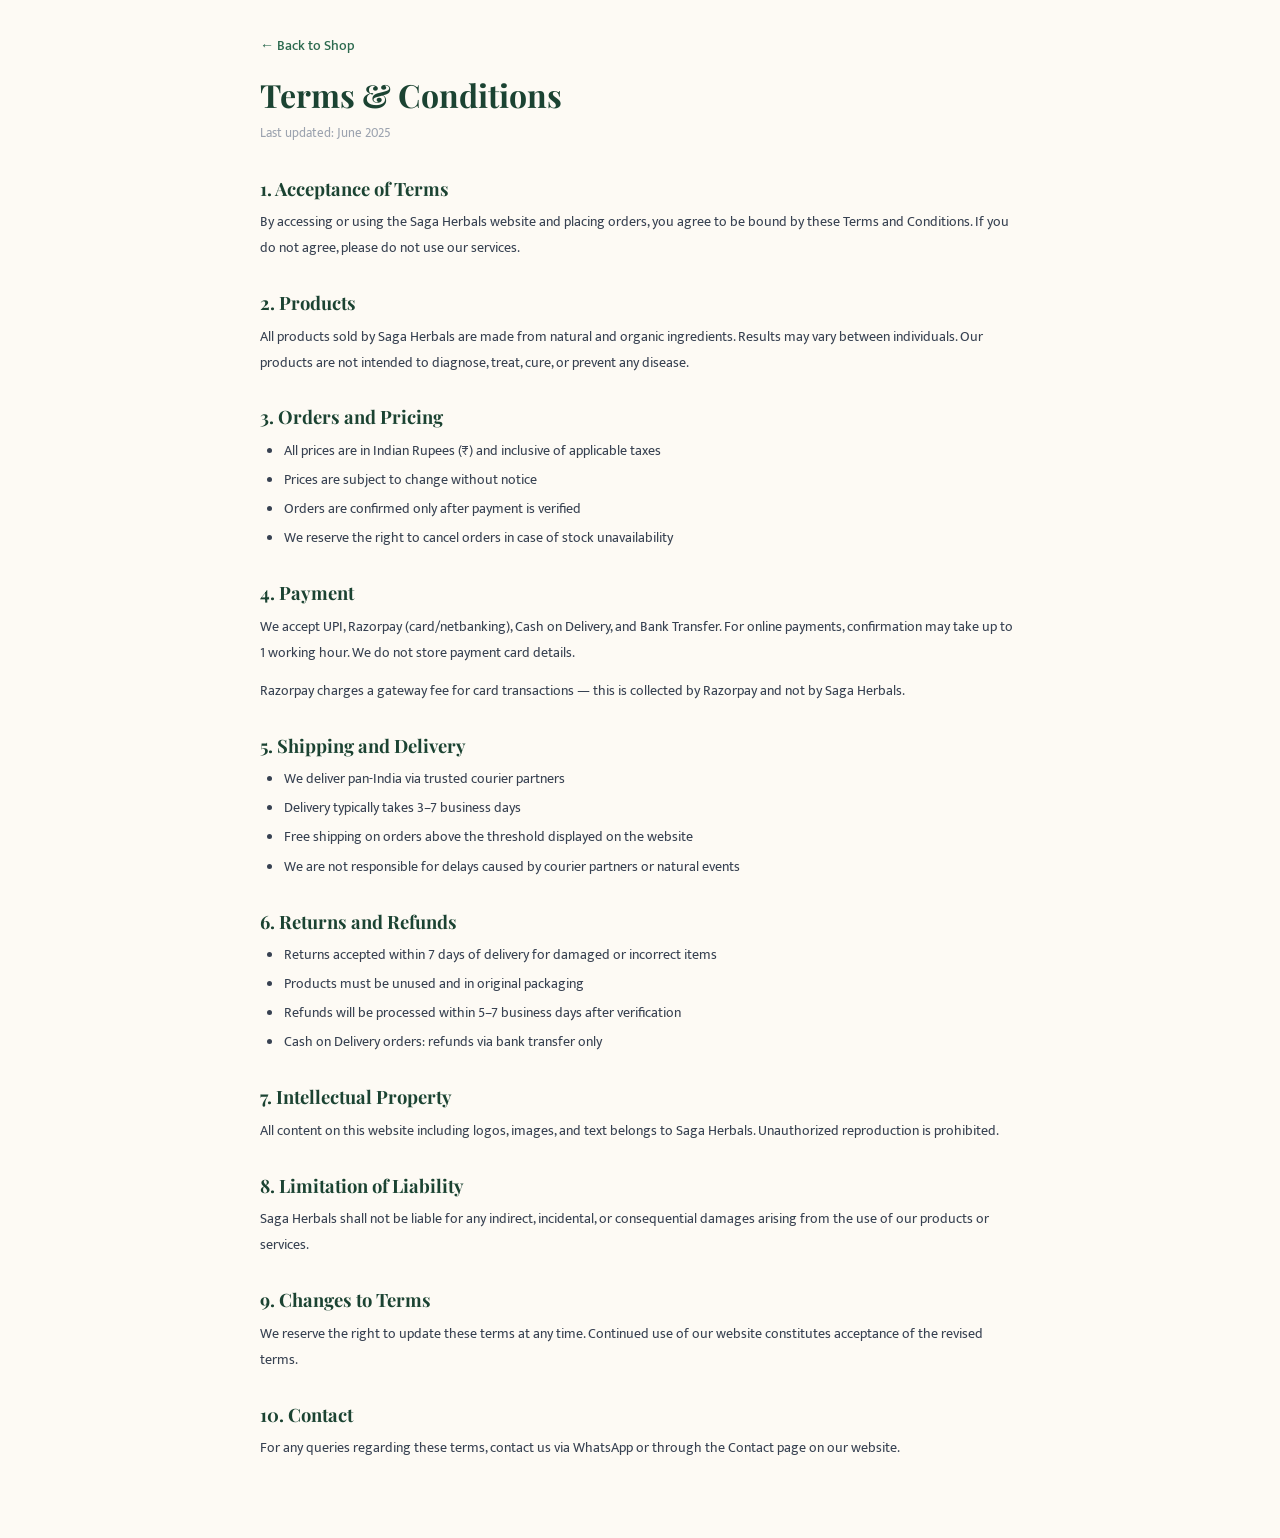
<file: pages/terms.html>
<!DOCTYPE html>
<html lang="en">
<head>
  <meta charset="UTF-8"/>
  <meta name="viewport" content="width=device-width, initial-scale=1.0"/>
  <title>Terms & Conditions — Saga Herbals</title>
  <link rel="stylesheet" href="../css/theme.css"/>
  <link rel="stylesheet" href="../css/pages.css"/>
</head>
<body>
<main class="legal-page">
  <div class="legal-container">
    <div class="legal-header">
      <a href="../index.html" class="back-link">← Back to Shop</a>
      <h1>Terms &amp; Conditions</h1>
      <p class="legal-date">Last updated: June 2025</p>
    </div>
    <div class="legal-body">

      <h2>1. Acceptance of Terms</h2>
      <p>By accessing or using the Saga Herbals website and placing orders, you agree to be bound by these Terms and Conditions. If you do not agree, please do not use our services.</p>

      <h2>2. Products</h2>
      <p>All products sold by Saga Herbals are made from natural and organic ingredients. Results may vary between individuals. Our products are not intended to diagnose, treat, cure, or prevent any disease.</p>

      <h2>3. Orders and Pricing</h2>
      <ul>
        <li>All prices are in Indian Rupees (₹) and inclusive of applicable taxes</li>
        <li>Prices are subject to change without notice</li>
        <li>Orders are confirmed only after payment is verified</li>
        <li>We reserve the right to cancel orders in case of stock unavailability</li>
      </ul>

      <h2>4. Payment</h2>
      <p>We accept UPI, Razorpay (card/netbanking), Cash on Delivery, and Bank Transfer. For online payments, confirmation may take up to 1 working hour. We do not store payment card details.</p>
      <p>Razorpay charges a gateway fee for card transactions — this is collected by Razorpay and not by Saga Herbals.</p>

      <h2>5. Shipping and Delivery</h2>
      <ul>
        <li>We deliver pan-India via trusted courier partners</li>
        <li>Delivery typically takes 3–7 business days</li>
        <li>Free shipping on orders above the threshold displayed on the website</li>
        <li>We are not responsible for delays caused by courier partners or natural events</li>
      </ul>

      <h2>6. Returns and Refunds</h2>
      <ul>
        <li>Returns accepted within 7 days of delivery for damaged or incorrect items</li>
        <li>Products must be unused and in original packaging</li>
        <li>Refunds will be processed within 5–7 business days after verification</li>
        <li>Cash on Delivery orders: refunds via bank transfer only</li>
      </ul>

      <h2>7. Intellectual Property</h2>
      <p>All content on this website including logos, images, and text belongs to Saga Herbals. Unauthorized reproduction is prohibited.</p>

      <h2>8. Limitation of Liability</h2>
      <p>Saga Herbals shall not be liable for any indirect, incidental, or consequential damages arising from the use of our products or services.</p>

      <h2>9. Changes to Terms</h2>
      <p>We reserve the right to update these terms at any time. Continued use of our website constitutes acceptance of the revised terms.</p>

      <h2>10. Contact</h2>
      <p>For any queries regarding these terms, contact us via WhatsApp or through the Contact page on our website.</p>

    </div>
  </div>
</main>
<script src="../js/config.js"></script>
</body>
</html>
</file>
<file: css/theme.css>
/* ============================================
   SAGA HERBALS - THEME FILE
   Edit this file to change colors & fonts
   ============================================ */

@import url('https://fonts.googleapis.com/css2?family=Playfair+Display:ital,wght@0,400;0,600;0,700;1,400&family=Mukta:wght@300;400;500;600&display=swap');

:root {
  /* ---- PRIMARY COLORS ---- */
  --color-primary:       #2D6A4F;   /* Deep forest green */
  --color-primary-light: #52B788;   /* Bright leaf green */
  --color-primary-dark:  #1B4332;   /* Dark forest */

  /* ---- ACCENT COLORS ---- */
  --color-accent:        #D4A017;   /* Warm turmeric gold */
  --color-accent-light:  #F9E07F;   /* Soft golden yellow */
  --color-accent-dark:   #A07800;   /* Deep amber */

  /* ---- BACKGROUND COLORS ---- */
  --color-bg:            #FDFAF4;   /* Warm ivory */
  --color-bg-alt:        #F0EBE0;   /* Soft linen */
  --color-bg-dark:       #1B4332;   /* Dark green (footer etc) */

  /* ---- TEXT COLORS ---- */
  --color-text:          #2C2C2C;   /* Near black */
  --color-text-light:    #6B6B6B;   /* Muted grey */
  --color-text-on-dark:  #F5F0E8;   /* Cream for dark bg */

  /* ---- UI COLORS ---- */
  --color-border:        #D8CEB8;
  --color-success:       #40916C;
  --color-error:         #C94040;
  --color-badge:         #D4A017;
  --color-badge-text:    #1B4332;

  /* ---- SHADOWS ---- */
  --shadow-sm:  0 2px 8px rgba(27, 67, 50, 0.08);
  --shadow-md:  0 4px 20px rgba(27, 67, 50, 0.12);
  --shadow-lg:  0 8px 40px rgba(27, 67, 50, 0.18);
  --shadow-card: 0 2px 16px rgba(44, 44, 44, 0.08);

  /* ---- TYPOGRAPHY ---- */
  --font-display: 'Playfair Display', Georgia, serif;
  --font-body:    'Mukta', sans-serif;

  --text-xs:   0.75rem;
  --text-sm:   0.875rem;
  --text-base: 1rem;
  --text-lg:   1.125rem;
  --text-xl:   1.25rem;
  --text-2xl:  1.5rem;
  --text-3xl:  1.875rem;
  --text-4xl:  2.25rem;
  --text-5xl:  3rem;

  /* ---- SPACING ---- */
  --space-1:  0.25rem;
  --space-2:  0.5rem;
  --space-3:  0.75rem;
  --space-4:  1rem;
  --space-6:  1.5rem;
  --space-8:  2rem;
  --space-12: 3rem;
  --space-16: 4rem;
  --space-24: 6rem;

  /* ---- BORDER RADIUS ---- */
  --radius-sm:   6px;
  --radius-md:   12px;
  --radius-lg:   20px;
  --radius-xl:   32px;
  --radius-full: 9999px;

  /* ---- TRANSITIONS ---- */
  --transition-fast:   all 0.15s ease;
  --transition-normal: all 0.3s ease;
  --transition-slow:   all 0.5s ease;
}
</file>
<file: css/pages.css>
/* ============================================================
   SAGA HERBALS — PAGES CSS
   Shared styles for privacy, terms, complaints, track pages.
   ============================================================ */

@import url('https://fonts.googleapis.com/css2?family=Playfair+Display:wght@400;600;700&family=Mukta:wght@300;400;500;600&display=swap');

*, *::before, *::after { box-sizing: border-box; margin: 0; padding: 0; }
body { font-family: var(--font-body, 'Mukta', sans-serif); background: var(--color-bg, #FDFAF4); color: var(--color-text, #2C2C2C); }

/* ---- Page chrome ---- */
.page-topbar {
  background: var(--color-primary-dark, #1B4332);
  padding: .875rem 1.5rem;
  display: flex; align-items: center; justify-content: space-between;
}
.page-topbar .logo { display: flex; align-items: center; gap: .6rem; color: white; font-family: var(--font-display, 'Playfair Display', serif); font-size: 1.1rem; font-weight: 700; text-decoration: none; }
.page-topbar a { color: rgba(255,255,255,.8); font-size: .85rem; text-decoration: none; }
.page-topbar a:hover { color: white; }

/* ---- Legal page ---- */
.legal-page { min-height: 100vh; padding: 2rem 1rem 4rem; }
.legal-container { max-width: 760px; margin: 0 auto; }
.legal-header { margin-bottom: 2rem; }
.back-link { display: inline-flex; align-items: center; gap: .4rem; color: var(--color-primary, #2D6A4F); font-size: .88rem; font-weight: 500; text-decoration: none; margin-bottom: 1rem; }
.back-link:hover { text-decoration: underline; }
.legal-header h1 { font-family: var(--font-display, 'Playfair Display', serif); font-size: 2rem; color: var(--color-primary-dark, #1B4332); }
.legal-date { font-size: .82rem; color: #9CA3AF; margin-top: .35rem; }

.legal-body h2 { font-family: var(--font-display, 'Playfair Display', serif); font-size: 1.15rem; color: var(--color-primary-dark, #1B4332); margin: 1.75rem 0 .6rem; }
.legal-body p  { font-size: .9rem; line-height: 1.8; color: #374151; margin-bottom: .75rem; }
.legal-body ul { padding-left: 1.5rem; margin-bottom: .75rem; }
.legal-body ul li { font-size: .9rem; line-height: 1.8; color: #374151; margin-bottom: .2rem; }

/* ---- Complaint page ---- */
.complaint-steps { display: grid; grid-template-columns: repeat(auto-fill, minmax(200px, 1fr)); gap: 1rem; margin: 1.5rem 0 2rem; }
.step-card { background: white; border-radius: 12px; padding: 1.25rem; box-shadow: 0 2px 8px rgba(0,0,0,.07); display: flex; align-items: flex-start; gap: .875rem; }
.step-num { width: 32px; height: 32px; background: var(--color-primary, #2D6A4F); color: white; border-radius: 50%; display: flex; align-items: center; justify-content: center; font-weight: 700; font-size: .9rem; flex-shrink: 0; }
.step-card strong { display: block; font-size: .88rem; color: var(--color-primary-dark, #1B4332); margin-bottom: .2rem; }
.step-card p { font-size: .82rem; color: #6B7280; line-height: 1.5; }

.form-group { margin-bottom: 1rem; }
.form-label { display: block; font-size: .8rem; font-weight: 600; color: #374151; margin-bottom: .35rem; }
.form-input {
  width: 100%; padding: .7rem .875rem;
  border: 1.5px solid #E5E7EB; border-radius: 8px;
  font-size: .9rem; font-family: inherit; outline: none;
  transition: border .2s; background: white;
}
.form-input:focus { border-color: var(--color-primary, #2D6A4F); box-shadow: 0 0 0 3px rgba(45,106,79,.1); }
textarea.form-input { resize: vertical; min-height: 100px; }

.btn { display: inline-flex; align-items: center; gap: .4rem; padding: .65rem 1.25rem; border-radius: 8px; font-weight: 600; cursor: pointer; border: none; font-family: inherit; font-size: .9rem; transition: all .2s; }
.btn-primary { background: var(--color-primary, #2D6A4F); color: white; }
.btn-primary:hover { background: var(--color-primary-dark, #1B4332); }

/* ---- Payment info boxes (used on checkout) ---- */
.payment-info-box { background: #F9FAFB; border-radius: 10px; padding: 1rem; margin-top: .75rem; }
.payment-info-title { font-weight: 700; font-size: .92rem; color: var(--color-primary-dark, #1B4332); margin-bottom: .75rem; }
.upi-id-box { background: white; border: 1.5px dashed var(--color-primary, #2D6A4F); border-radius: 8px; padding: .6rem 1rem; font-size: .88rem; margin-bottom: .75rem; display: flex; align-items: center; justify-content: space-between; }
.copy-btn { background: none; border: none; cursor: pointer; font-size: .82rem; color: var(--color-primary, #2D6A4F); padding: 0; }
.payment-notice { background: rgba(45,106,79,.08); border-left: 3px solid var(--color-primary, #2D6A4F); border-radius: 0 8px 8px 0; padding: .75rem 1rem; font-size: .82rem; line-height: 1.7; color: #374151; }
.payment-notice.warning { background: rgba(245,158,11,.08); border-color: #F59E0B; }
.bank-detail-grid { margin: .5rem 0 .75rem; }
.bank-row { display: flex; justify-content: space-between; padding: .4rem 0; font-size: .85rem; border-bottom: 1px solid #F3F4F6; }
.bank-row span:first-child { color: #6B7280; }
.bank-row strong { color: var(--color-primary-dark, #1B4332); }

/* ---- Product detail modal ---- */
.product-detail-layout { display: grid; grid-template-columns: 1fr 1fr; gap: 2rem; }
.product-video-wrap { margin-top: .75rem; border-radius: 10px; overflow: hidden; }
.product-video-wrap iframe { width: 100%; aspect-ratio: 16/9; display: block; }
.media-indicator { position: absolute; top: .75rem; right: .75rem; background: rgba(0,0,0,.6); color: white; width: 28px; height: 28px; border-radius: 50%; display: flex; align-items: center; justify-content: center; font-size: .75rem; }

/* ---- Order confirm modal ---- */
.order-confirm-box { text-align: center; padding: 1.5rem 1rem; }
.order-confirm-box .confirm-icon { font-size: 3.5rem; margin-bottom: 1rem; }
.order-confirm-box h2 { font-family: var(--font-display, 'Playfair Display', serif); font-size: 1.5rem; color: var(--color-primary-dark, #1B4332); margin-bottom: .5rem; }

@media (max-width: 640px) {
  .product-detail-layout { grid-template-columns: 1fr; }
  .complaint-steps { grid-template-columns: 1fr; }
}
</file>
